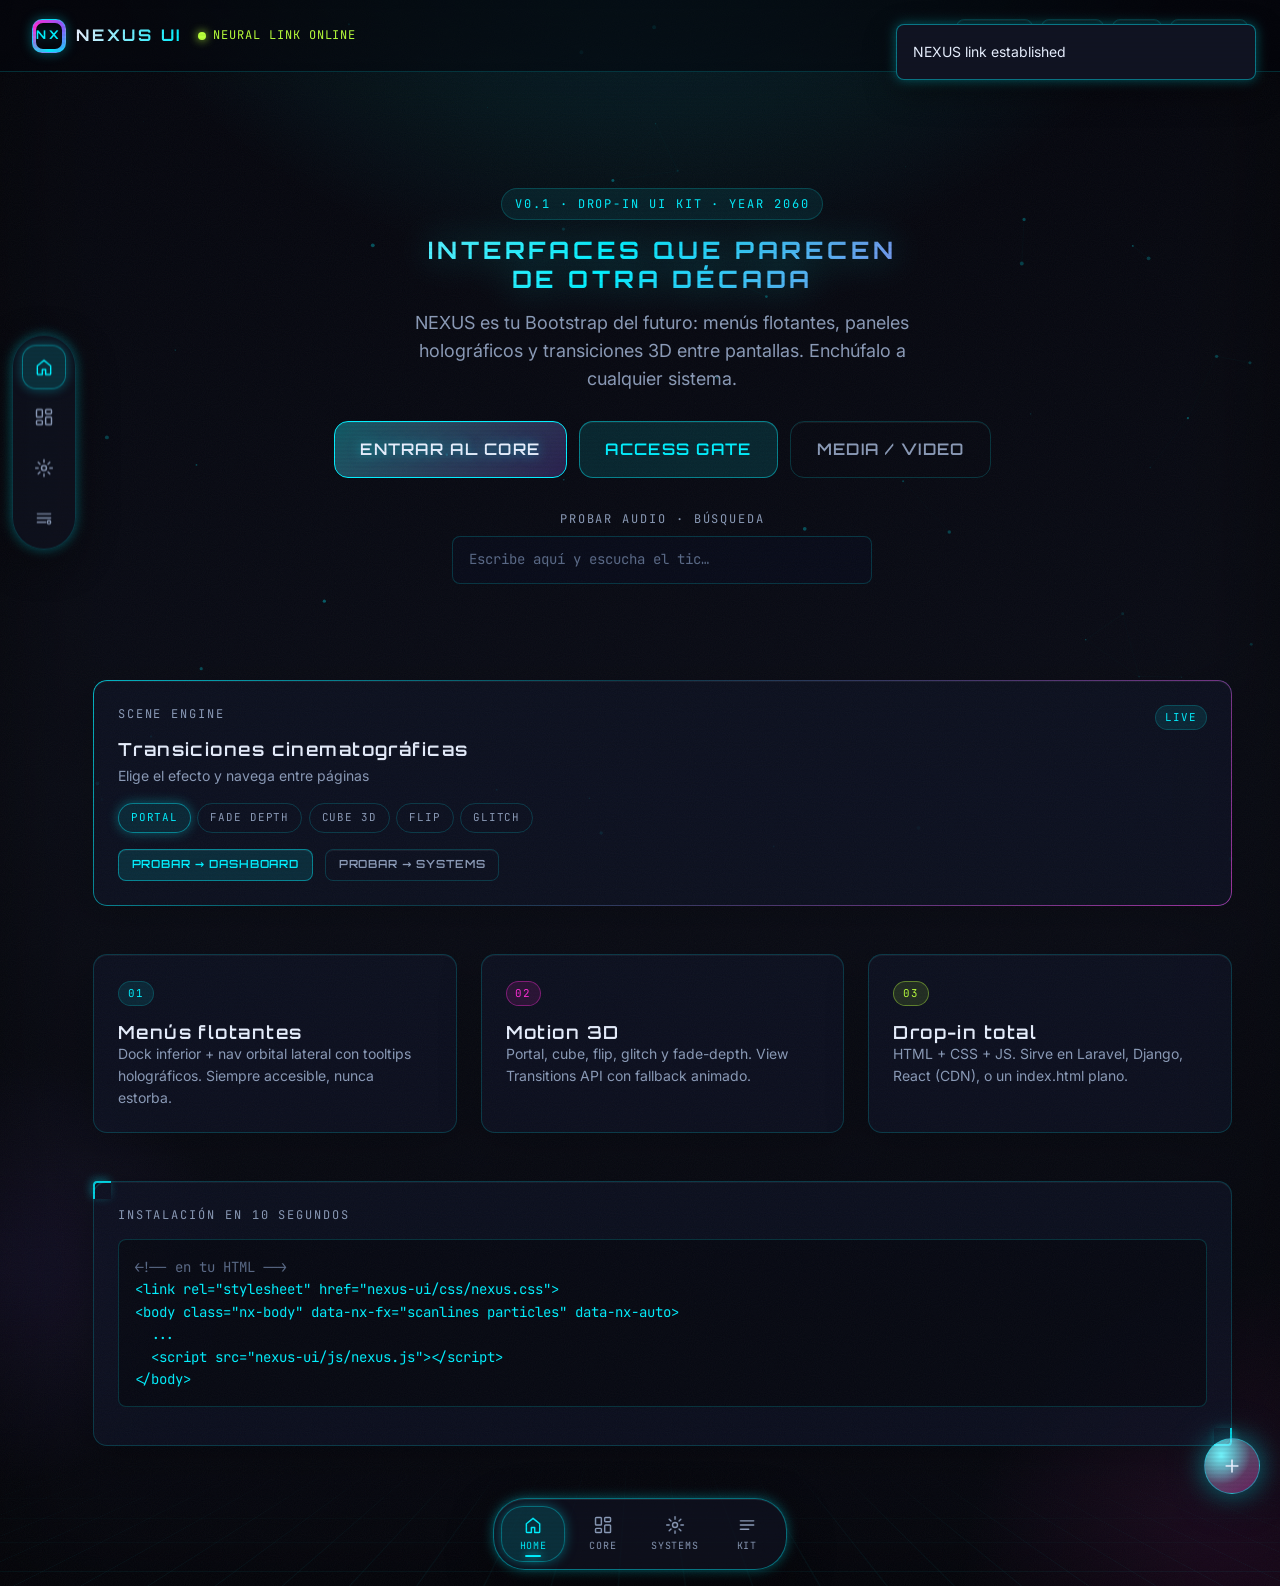
<file: index.html>
<!DOCTYPE html>
<html lang="es">
<head>
  <meta charset="UTF-8" />
  <meta name="viewport" content="width=device-width, initial-scale=1.0" />
  <title>NEXUS UI · NexusjUI</title>
  <meta http-equiv="refresh" content="0; url=demo/" />
  <link rel="canonical" href="demo/" />
  <style>
    body {
      margin: 0;
      min-height: 100vh;
      display: grid;
      place-items: center;
      font-family: system-ui, sans-serif;
      background: #05060d;
      color: #e8f0ff;
    }
    a { color: #00f0ff; }
  </style>
</head>
<body>
  <p>Redirecting to <a href="demo/">NEXUS UI demo</a>…</p>
  <script>location.replace("demo/");</script>
</body>
</html>
</file>
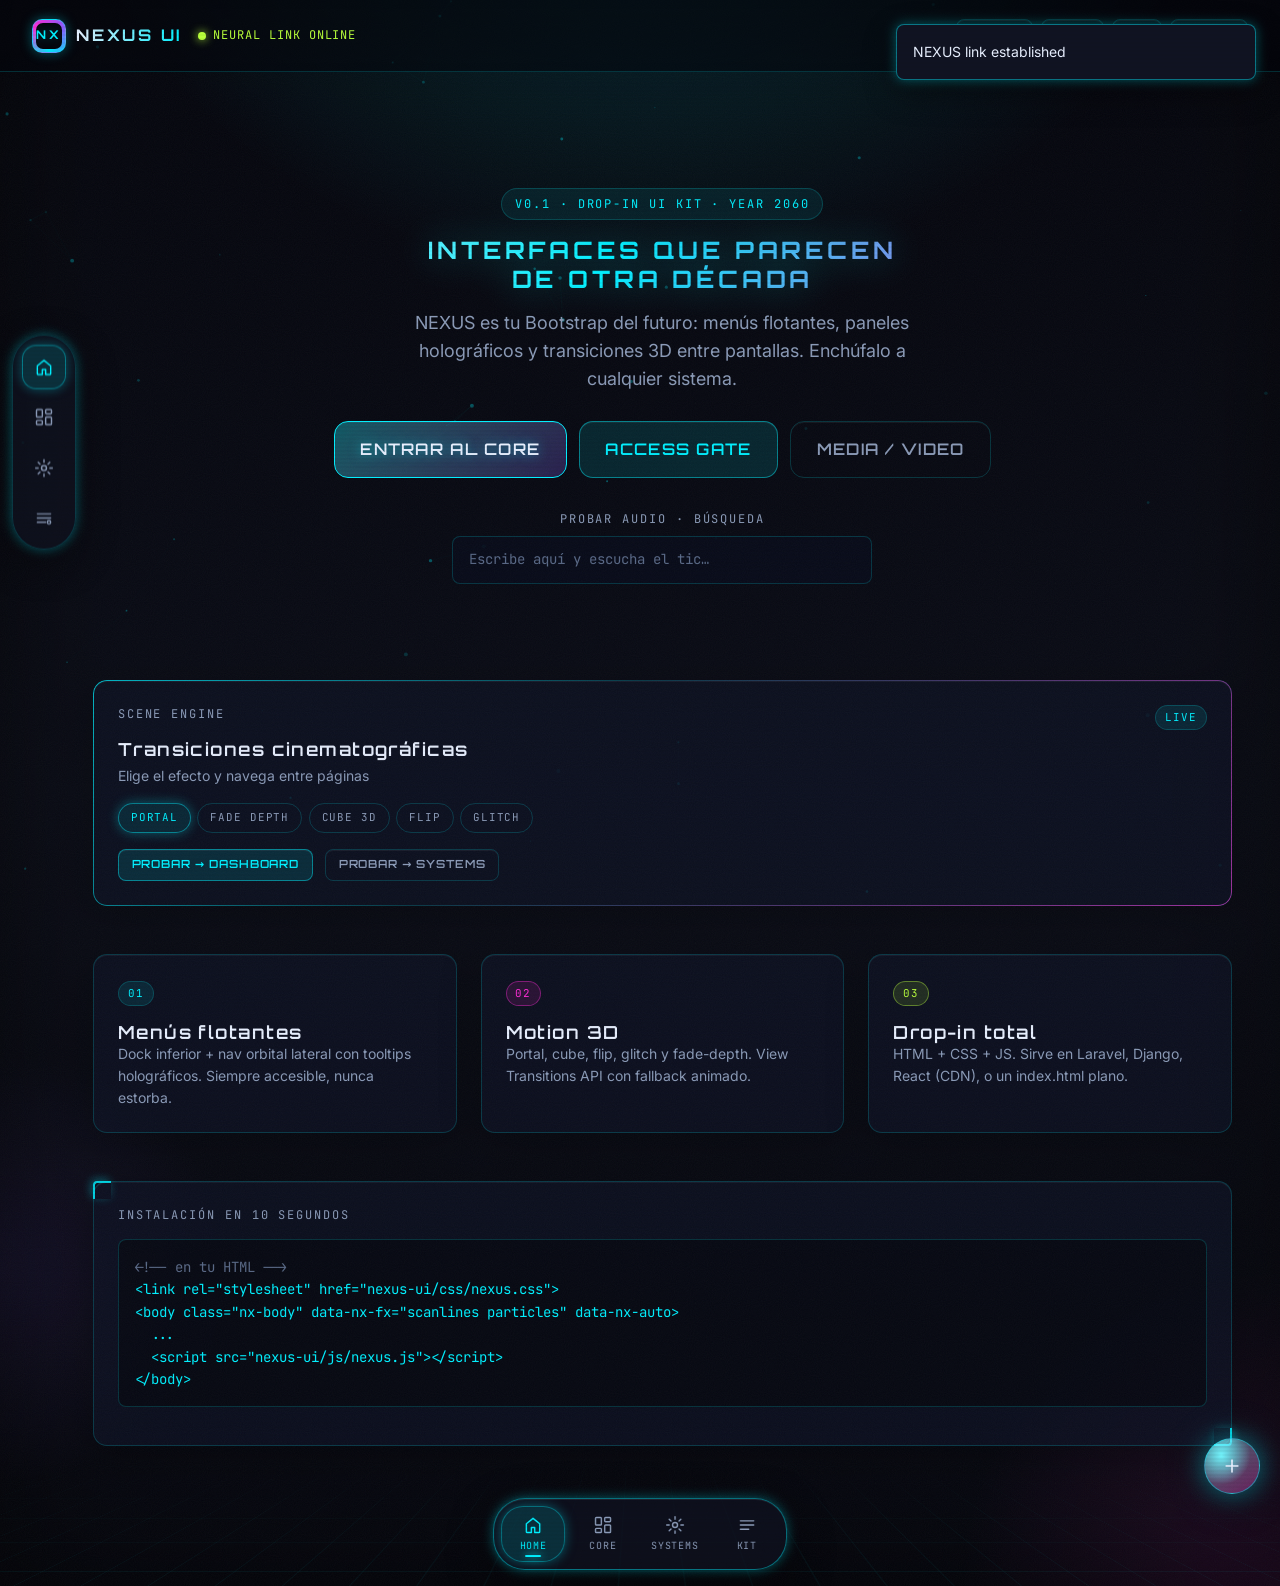
<file: demo/index.html>
<!DOCTYPE html>
<html lang="es" data-nx-auto data-nx-transition="portal">
<head>
  <meta charset="UTF-8" />
  <meta name="viewport" content="width=device-width, initial-scale=1.0" />
  <title>NEXUS UI — Sistema 2060</title>
  <meta name="description" content="Librería de UI futurista drop-in: menús flotantes, transiciones 3D, look de película." />
  <link rel="stylesheet" href="../css/nexus.css" />
</head>
<body data-nx-fx="scanlines grid noise particles vignette" data-nx-audio="on">
  <div class="nx-app nx-view">
    <header class="nx-topbar">
      <a class="nx-brand" href="index.html">
        <span class="nx-brand-mark"><span>NX</span></span>
        <span class="nx-brand-text">Nexus UI</span>
      </a>
      <span class="nx-live">Neural link online</span>
      <div class="nx-spacer"></div>
      <div class="nx-row nx-gap-2">
        <button class="nx-btn nx-btn-sm nx-btn-ghost" data-nx-set-theme="cyber">Cyber</button>
        <button class="nx-btn nx-btn-sm nx-btn-ghost" data-nx-set-theme="void">Void</button>
        <button class="nx-btn nx-btn-sm nx-btn-ghost" data-nx-set-theme="ice">Ice</button>
        <button class="nx-btn nx-btn-sm nx-btn-ghost" data-nx-set-theme="ember">Ember</button>
      </div>
    </header>

    <nav class="nx-side-nav" aria-label="Navegación lateral">
      <a href="index.html" data-tip="Inicio" class="nx-nav-link" aria-label="Inicio">
        <svg viewBox="0 0 24 24"><path d="M4 10.5 12 4l8 6.5V20a1 1 0 0 1-1 1h-5v-6H10v6H5a1 1 0 0 1-1-1v-9.5z"/></svg>
      </a>
      <a href="dashboard.html" data-tip="Dashboard" class="nx-nav-link" aria-label="Dashboard">
        <svg viewBox="0 0 24 24"><rect x="3" y="3" width="7" height="9" rx="1"/><rect x="14" y="3" width="7" height="5" rx="1"/><rect x="14" y="12" width="7" height="9" rx="1"/><rect x="3" y="16" width="7" height="5" rx="1"/></svg>
      </a>
      <a href="systems.html" data-tip="Sistemas" class="nx-nav-link" aria-label="Sistemas">
        <svg viewBox="0 0 24 24"><circle cx="12" cy="12" r="3"/><path d="M12 2v3M12 19v3M2 12h3M19 12h3M5 5l2.2 2.2M16.8 16.8 19 19M19 5l-2.2 2.2M5 19l2.2-2.2"/></svg>
      </a>
      <a href="components.html" data-tip="Componentes" class="nx-nav-link" aria-label="Componentes">
        <svg viewBox="0 0 24 24"><path d="M4 7h16M4 12h16M4 17h10"/><circle cx="18" cy="17" r="2"/></svg>
      </a>
    </nav>

    <main class="nx-main has-side-nav">
      <div class="nx-container">
        <section class="nx-hero nx-reveal">
          <div class="nx-hero-kicker">v0.1 · Drop-in UI Kit · Year 2060</div>
          <h1 class="nx-display">Interfaces que parecen<br/>de otra década</h1>
          <p class="nx-mt-4">
            NEXUS es tu Bootstrap del futuro: menús flotantes, paneles holográficos
            y transiciones 3D entre pantallas. Enchúfalo a cualquier sistema.
          </p>
          <div class="nx-row nx-gap-3" style="justify-content:center;margin-top:1.75rem">
            <a class="nx-btn nx-btn-primary nx-btn-lg" href="dashboard.html" data-nx-transition="portal">
              Entrar al core
            </a>
            <a class="nx-btn nx-btn-lg" href="login.html" data-nx-transition="glitch">
              Access Gate
            </a>
            <a class="nx-btn nx-btn-lg nx-btn-ghost" href="media.html" data-nx-transition="cube">
              Media / Video
            </a>
          </div>
          <div class="nx-field nx-mt-6" style="max-width:420px;margin-inline:auto">
            <label for="hero-search">Probar audio · búsqueda</label>
            <input class="nx-input" id="hero-search" type="search" placeholder="Escribe aquí y escucha el tic…" autocomplete="off" />
          </div>
        </section>

        <section class="nx-section-sm">
          <div class="nx-card nx-border-glow nx-reveal nx-reveal-delay-1">
            <div class="nx-card-header">
              <div>
                <p class="nx-label">Scene engine</p>
                <h2 class="nx-card-title">Transiciones cinematográficas</h2>
                <p class="nx-card-subtitle">Elige el efecto y navega entre páginas</p>
              </div>
              <span class="nx-badge">Live</span>
            </div>
            <div class="nx-transition-picker" role="group" aria-label="Tipo de transición">
              <button type="button" data-nx-set-transition="portal">Portal</button>
              <button type="button" data-nx-set-transition="fade-depth">Fade Depth</button>
              <button type="button" data-nx-set-transition="cube">Cube 3D</button>
              <button type="button" data-nx-set-transition="flip">Flip</button>
              <button type="button" data-nx-set-transition="glitch">Glitch</button>
            </div>
            <div class="nx-row nx-mt-4 nx-gap-3">
              <a class="nx-btn nx-btn-sm" href="dashboard.html">Probar → Dashboard</a>
              <a class="nx-btn nx-btn-sm nx-btn-ghost" href="systems.html">Probar → Systems</a>
            </div>
          </div>
        </section>

        <section class="nx-section-sm">
          <div class="nx-grid nx-grid-3">
            <article class="nx-card nx-card-float nx-shimmer nx-tilt nx-reveal nx-reveal-delay-2">
              <span class="nx-badge nx-mb-4">01</span>
              <h3 class="nx-card-title">Menús flotantes</h3>
              <p class="nx-card-body">Dock inferior + nav orbital lateral con tooltips holográficos. Siempre accesible, nunca estorba.</p>
            </article>
            <article class="nx-card nx-card-float nx-shimmer nx-tilt nx-reveal nx-reveal-delay-3">
              <span class="nx-badge nx-badge-magenta nx-mb-4">02</span>
              <h3 class="nx-card-title">Motion 3D</h3>
              <p class="nx-card-body">Portal, cube, flip, glitch y fade-depth. View Transitions API con fallback animado.</p>
            </article>
            <article class="nx-card nx-card-float nx-shimmer nx-tilt nx-reveal nx-reveal-delay-4">
              <span class="nx-badge nx-badge-success nx-mb-4">03</span>
              <h3 class="nx-card-title">Drop-in total</h3>
              <p class="nx-card-body">HTML + CSS + JS. Sirve en Laravel, Django, React (CDN), o un index.html plano.</p>
            </article>
          </div>
        </section>

        <section class="nx-section-sm nx-reveal nx-reveal-delay-5">
          <div class="nx-card nx-frame">
            <p class="nx-label nx-mb-2">Instalación en 10 segundos</p>
            <pre class="nx-code"><span class="nx-dim">&lt;!-- en tu HTML --&gt;</span>
&lt;link rel="stylesheet" href="nexus-ui/css/nexus.css"&gt;
&lt;body class="nx-body" data-nx-fx="scanlines particles" data-nx-auto&gt;
  ...
  &lt;script src="nexus-ui/js/nexus.js"&gt;&lt;/script&gt;
&lt;/body&gt;</pre>
          </div>
        </section>
      </div>
    </main>

    <nav class="nx-dock" aria-label="Dock principal">
      <a href="index.html" class="nx-dock-item nx-nav-link">
        <svg viewBox="0 0 24 24"><path d="M4 10.5 12 4l8 6.5V20a1 1 0 0 1-1 1h-5v-6H10v6H5a1 1 0 0 1-1-1v-9.5z"/></svg>
        Home
      </a>
      <a href="dashboard.html" class="nx-dock-item nx-nav-link">
        <svg viewBox="0 0 24 24"><rect x="3" y="3" width="7" height="9" rx="1"/><rect x="14" y="3" width="7" height="5" rx="1"/><rect x="14" y="12" width="7" height="9" rx="1"/><rect x="3" y="16" width="7" height="5" rx="1"/></svg>
        Core
      </a>
      <a href="systems.html" class="nx-dock-item nx-nav-link">
        <svg viewBox="0 0 24 24"><circle cx="12" cy="12" r="3"/><path d="M12 2v3M12 19v3M2 12h3M19 12h3M5 5l2.2 2.2M16.8 16.8 19 19M19 5l-2.2 2.2M5 19l2.2-2.2"/></svg>
        Systems
      </a>
      <a href="components.html" class="nx-dock-item nx-nav-link">
        <svg viewBox="0 0 24 24"><path d="M4 7h16M4 12h16M4 17h10"/></svg>
        Kit
      </a>
    </nav>

    <button class="nx-fab" type="button" data-nx-modal-open="nx-welcome-modal" aria-label="Acción rápida">
      <svg viewBox="0 0 24 24"><path d="M12 5v14M5 12h14"/></svg>
    </button>
  </div>

  <div class="nx-modal-backdrop" id="nx-welcome-modal" aria-hidden="true" role="dialog" aria-labelledby="nx-modal-title">
    <div class="nx-modal">
      <p class="nx-label">Protocolo de acceso</p>
      <h2 class="nx-modal-title" id="nx-modal-title">Bienvenido a NEXUS</h2>
      <p class="nx-muted">
        Esta es la primera versión de tu librería futurista. Navega entre páginas
        para sentir las transiciones 3D. Cambia tema y tipo de escena desde el panel principal.
      </p>
      <div class="nx-modal-actions">
        <button class="nx-btn nx-btn-ghost" data-nx-modal-close type="button">Cerrar</button>
        <a class="nx-btn nx-btn-primary" href="dashboard.html">Iniciar secuencia</a>
      </div>
    </div>
  </div>

  <script src="../js/nexus.js"></script>
  <script>
    // Auto-init via data-nx-auto; extra demo toast
    document.addEventListener("nx:ready", () => {
      setTimeout(() => NexusUI.toast("NEXUS link established", "success"), 600);
    });
  </script>
</body>
</html>
</file>
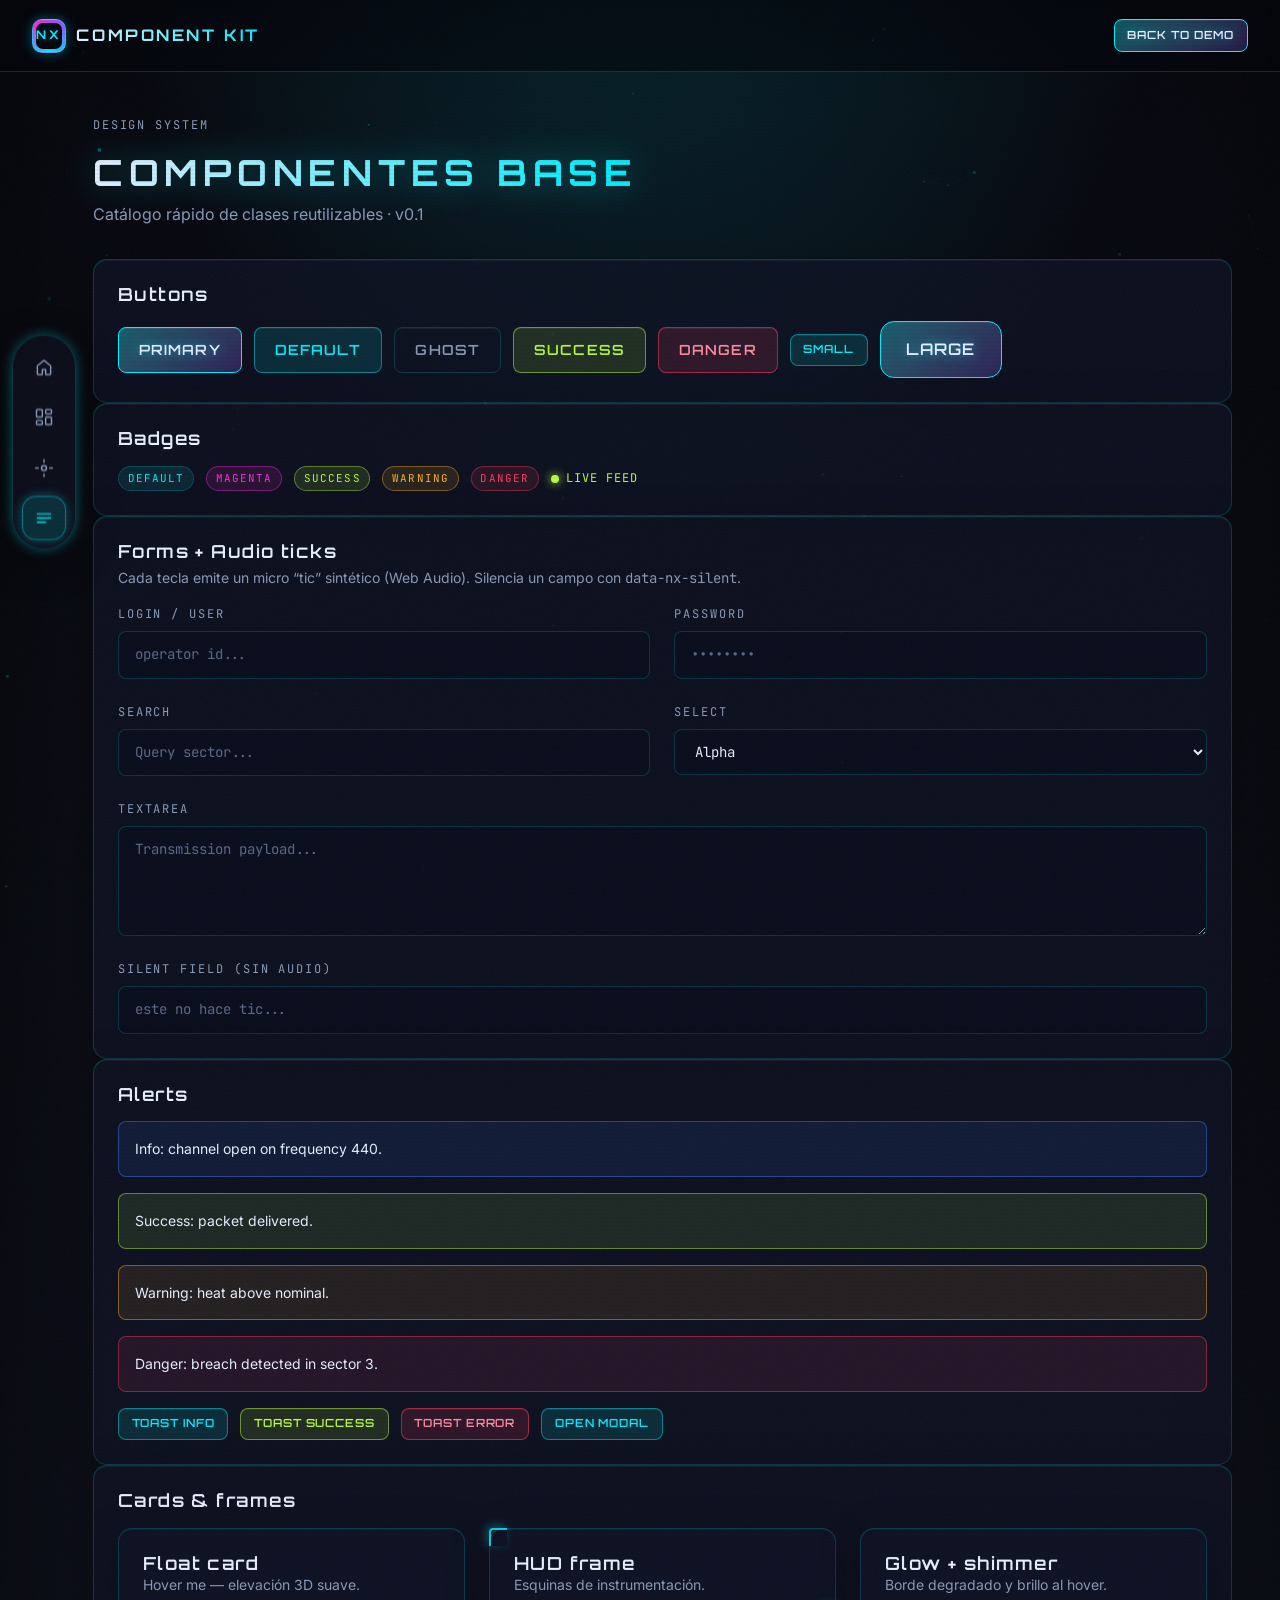
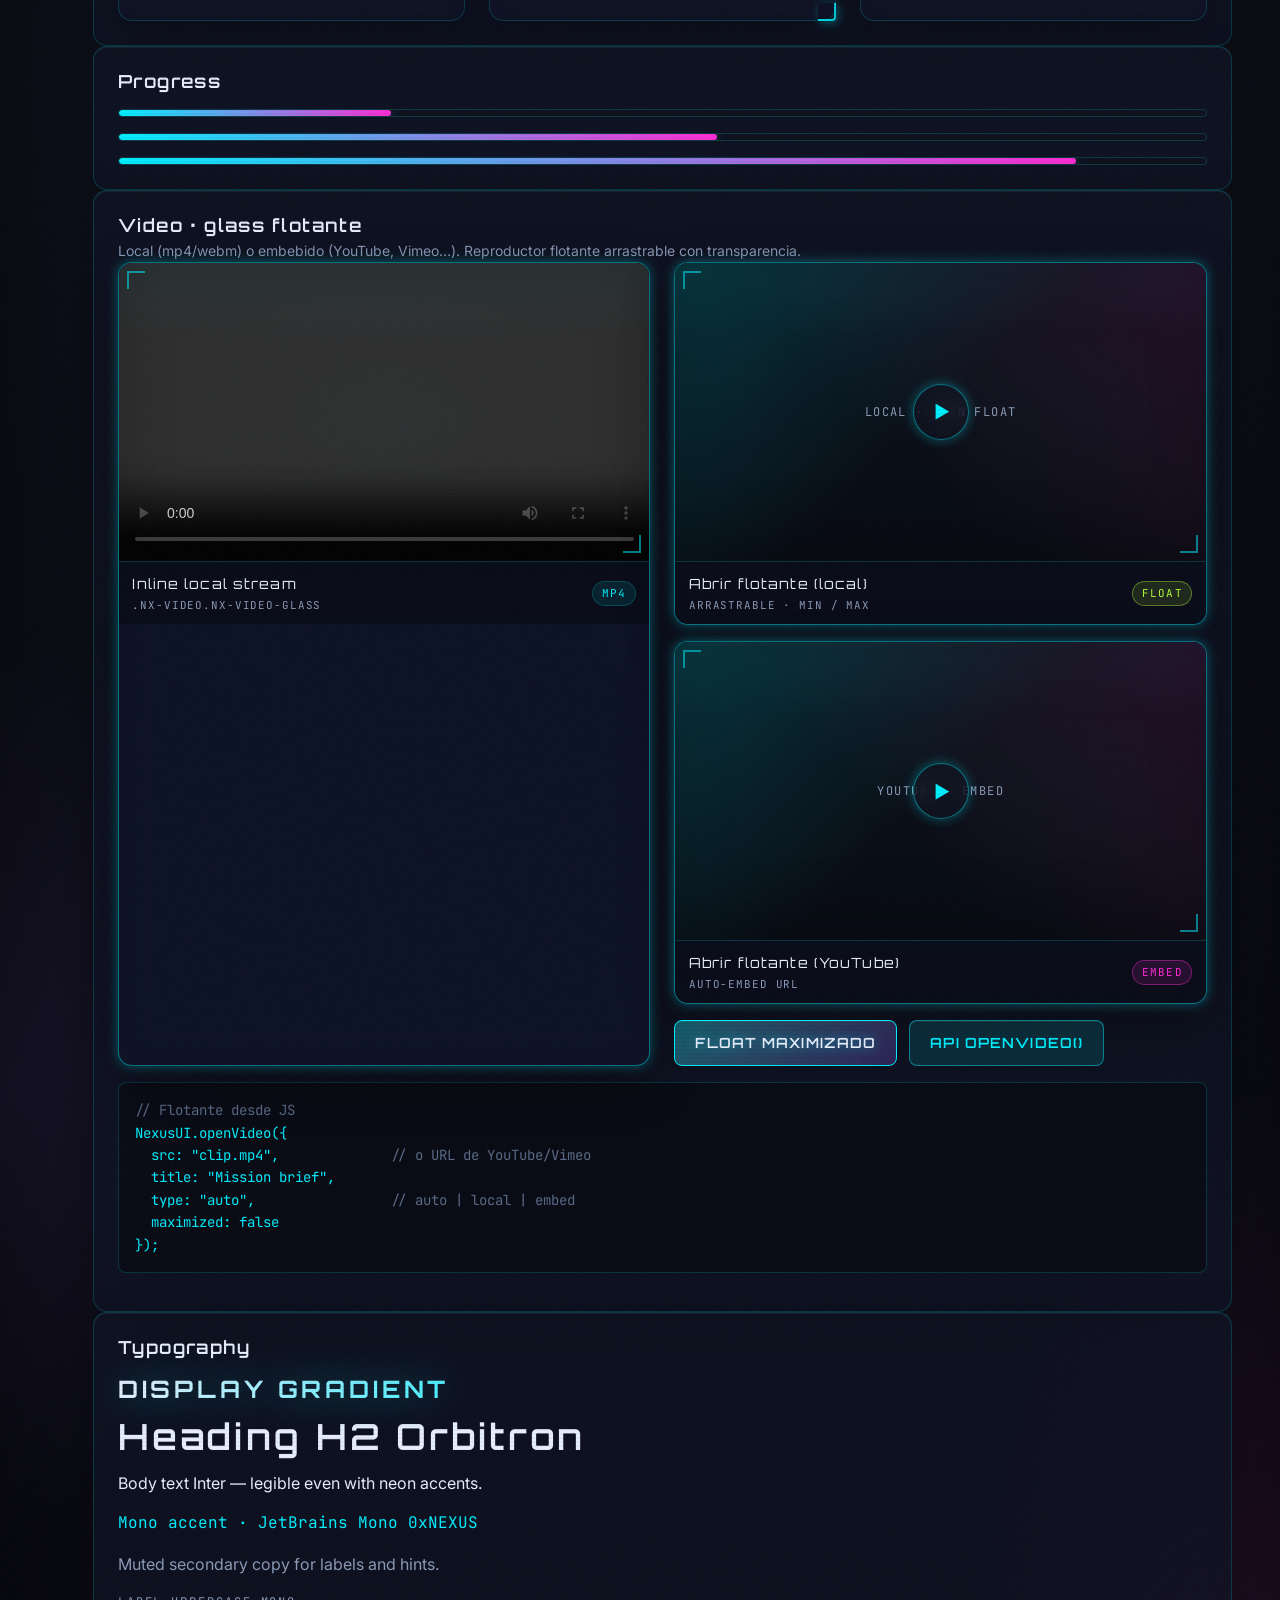
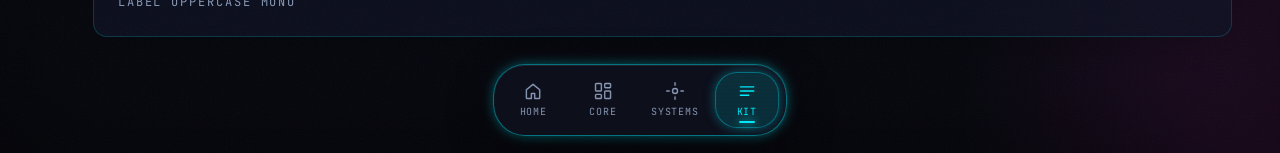
<file: demo/components.html>
<!DOCTYPE html>
<html lang="es" data-nx-auto>
<head>
  <meta charset="UTF-8" />
  <meta name="viewport" content="width=device-width, initial-scale=1.0" />
  <title>NEXUS — Component Kit</title>
  <link rel="stylesheet" href="../css/nexus.css" />
</head>
<body data-nx-fx="scanlines noise particles vignette" data-nx-audio="on">
  <div class="nx-app nx-view">
    <header class="nx-topbar">
      <a class="nx-brand" href="index.html">
        <span class="nx-brand-mark"><span>NX</span></span>
        <span class="nx-brand-text">Component Kit</span>
      </a>
      <div class="nx-spacer"></div>
      <a class="nx-btn nx-btn-sm nx-btn-primary" href="index.html">Back to demo</a>
    </header>

    <nav class="nx-side-nav" aria-label="Navegación lateral">
      <a href="index.html" data-tip="Inicio" class="nx-nav-link"><svg viewBox="0 0 24 24"><path d="M4 10.5 12 4l8 6.5V20a1 1 0 0 1-1 1h-5v-6H10v6H5a1 1 0 0 1-1-1v-9.5z"/></svg></a>
      <a href="dashboard.html" data-tip="Dashboard" class="nx-nav-link"><svg viewBox="0 0 24 24"><rect x="3" y="3" width="7" height="9" rx="1"/><rect x="14" y="3" width="7" height="5" rx="1"/><rect x="14" y="12" width="7" height="9" rx="1"/><rect x="3" y="16" width="7" height="5" rx="1"/></svg></a>
      <a href="systems.html" data-tip="Sistemas" class="nx-nav-link"><svg viewBox="0 0 24 24"><circle cx="12" cy="12" r="3"/><path d="M12 2v3M12 19v3M2 12h3M19 12h3"/></svg></a>
      <a href="components.html" data-tip="Componentes" class="nx-nav-link"><svg viewBox="0 0 24 24"><path d="M4 7h16M4 12h16M4 17h10"/></svg></a>
    </nav>

    <main class="nx-main has-side-nav">
      <div class="nx-container">
        <div class="nx-reveal nx-mb-6">
          <p class="nx-label">Design system</p>
          <h1 class="nx-h2 nx-display" style="margin:0">Componentes base</h1>
          <p class="nx-muted nx-mt-2">Catálogo rápido de clases reutilizables · v0.1</p>
        </div>

        <section class="nx-card nx-mb-5 nx-reveal">
          <h2 class="nx-card-title">Buttons</h2>
          <div class="nx-row nx-mt-4">
            <button class="nx-btn nx-btn-primary" type="button">Primary</button>
            <button class="nx-btn" type="button">Default</button>
            <button class="nx-btn nx-btn-ghost" type="button">Ghost</button>
            <button class="nx-btn nx-btn-success" type="button">Success</button>
            <button class="nx-btn nx-btn-danger" type="button">Danger</button>
            <button class="nx-btn nx-btn-sm" type="button">Small</button>
            <button class="nx-btn nx-btn-lg nx-btn-primary" type="button">Large</button>
          </div>
        </section>

        <section class="nx-card nx-mb-5 nx-reveal nx-reveal-delay-1">
          <h2 class="nx-card-title">Badges</h2>
          <div class="nx-row nx-mt-4">
            <span class="nx-badge">Default</span>
            <span class="nx-badge nx-badge-magenta">Magenta</span>
            <span class="nx-badge nx-badge-success">Success</span>
            <span class="nx-badge nx-badge-warning">Warning</span>
            <span class="nx-badge nx-badge-danger">Danger</span>
            <span class="nx-live">Live feed</span>
          </div>
        </section>

        <section class="nx-card nx-mb-5 nx-reveal nx-reveal-delay-2">
          <h2 class="nx-card-title">Forms + Audio ticks</h2>
          <p class="nx-card-subtitle nx-mb-4">Cada tecla emite un micro “tic” sintético (Web Audio). Silencia un campo con <span class="nx-mono">data-nx-silent</span>.</p>
          <div class="nx-grid nx-grid-2 nx-mt-4">
            <div class="nx-field">
              <label>Login / user</label>
              <input class="nx-input" type="text" name="user" placeholder="operator id..." autocomplete="username" />
            </div>
            <div class="nx-field">
              <label>Password</label>
              <input class="nx-input" type="password" name="pass" placeholder="••••••••" autocomplete="current-password" />
            </div>
            <div class="nx-field">
              <label>Search</label>
              <input class="nx-input" type="search" placeholder="Query sector..." />
            </div>
            <div class="nx-field">
              <label>Select</label>
              <select class="nx-select">
                <option>Alpha</option>
                <option>Beta</option>
                <option>Gamma</option>
              </select>
            </div>
            <div class="nx-field" style="grid-column:1/-1">
              <label>Textarea</label>
              <textarea class="nx-textarea" placeholder="Transmission payload..."></textarea>
            </div>
            <div class="nx-field" style="grid-column:1/-1">
              <label>Silent field (sin audio)</label>
              <input class="nx-input" data-nx-silent placeholder="este no hace tic..." />
            </div>
          </div>
        </section>

        <section class="nx-card nx-mb-5 nx-reveal nx-reveal-delay-3">
          <h2 class="nx-card-title">Alerts</h2>
          <div class="nx-stack nx-mt-4">
            <div class="nx-alert nx-alert-info">Info: channel open on frequency 440.</div>
            <div class="nx-alert nx-alert-success">Success: packet delivered.</div>
            <div class="nx-alert nx-alert-warning">Warning: heat above nominal.</div>
            <div class="nx-alert nx-alert-danger">Danger: breach detected in sector 3.</div>
          </div>
          <div class="nx-row nx-mt-4">
            <button class="nx-btn nx-btn-sm" type="button" onclick="NexusUI.toast('Toast info','info')">Toast info</button>
            <button class="nx-btn nx-btn-sm nx-btn-success" type="button" onclick="NexusUI.toast('Toast success','success')">Toast success</button>
            <button class="nx-btn nx-btn-sm nx-btn-danger" type="button" onclick="NexusUI.toast('Toast error','error')">Toast error</button>
            <button class="nx-btn nx-btn-sm" type="button" data-nx-modal-open="kit-modal">Open modal</button>
          </div>
        </section>

        <section class="nx-card nx-mb-5 nx-reveal nx-reveal-delay-4">
          <h2 class="nx-card-title">Cards & frames</h2>
          <div class="nx-grid nx-grid-3 nx-mt-4">
            <div class="nx-card nx-card-float">
              <h3 class="nx-card-title">Float card</h3>
              <p class="nx-card-body">Hover me — elevación 3D suave.</p>
            </div>
            <div class="nx-card nx-frame">
              <h3 class="nx-card-title">HUD frame</h3>
              <p class="nx-card-body">Esquinas de instrumentación.</p>
            </div>
            <div class="nx-card nx-border-glow nx-shimmer">
              <h3 class="nx-card-title">Glow + shimmer</h3>
              <p class="nx-card-body">Borde degradado y brillo al hover.</p>
            </div>
          </div>
        </section>

        <section class="nx-card nx-mb-5 nx-reveal">
          <h2 class="nx-card-title">Progress</h2>
          <div class="nx-stack nx-mt-4">
            <div class="nx-progress" style="--nx-value:25%"><span></span></div>
            <div class="nx-progress" style="--nx-value:55%"><span></span></div>
            <div class="nx-progress" style="--nx-value:88%"><span></span></div>
          </div>
        </section>

        <section class="nx-card nx-mb-5 nx-reveal">
          <h2 class="nx-card-title">Video · glass flotante</h2>
          <p class="nx-card-subtitle nx-mb-4">
            Local (mp4/webm) o embebido (YouTube, Vimeo…). Reproductor flotante arrastrable con transparencia.
          </p>

          <div class="nx-grid nx-grid-2">
            <!-- Inline glass player (local sample) -->
            <div class="nx-video nx-video-glass">
              <div class="nx-video-frame">
                <video
                  controls
                  playsinline
                  preload="metadata"
                  poster=""
                  src="https://interactive-examples.mdn.mozilla.net/media/cc0-videos/flower.mp4"
                ></video>
                <div class="nx-video-hud" aria-hidden="true"></div>
              </div>
              <div class="nx-video-meta">
                <div>
                  <p class="nx-video-title">Inline local stream</p>
                  <p class="nx-video-sub">.nx-video.nx-video-glass</p>
                </div>
                <span class="nx-badge">MP4</span>
              </div>
            </div>

            <!-- Launcher cards → floating player -->
            <div class="nx-stack">
              <button
                type="button"
                class="nx-video nx-video-glass nx-video-card"
                data-nx-video
                data-nx-src="https://interactive-examples.mdn.mozilla.net/media/cc0-videos/flower.mp4"
                data-nx-title="Local feed · flower"
                data-nx-type="local"
                style="text-align:left;width:100%;padding:0;cursor:pointer;font:inherit;color:inherit"
              >
                <div class="nx-video-frame">
                  <div class="nx-video-poster"><span class="nx-mono">Local · open float</span></div>
                  <div class="nx-video-play"><span>▶</span></div>
                  <div class="nx-video-hud" aria-hidden="true"></div>
                </div>
                <div class="nx-video-meta">
                  <div>
                    <p class="nx-video-title">Abrir flotante (local)</p>
                    <p class="nx-video-sub">arrastrable · min / max</p>
                  </div>
                  <span class="nx-badge nx-badge-success">Float</span>
                </div>
              </button>

              <button
                type="button"
                class="nx-video nx-video-glass nx-video-card"
                data-nx-video
                data-nx-src="https://www.youtube.com/watch?v=dQw4w9WgXcQ"
                data-nx-title="Embedded uplink"
                data-nx-type="embed"
                style="text-align:left;width:100%;padding:0;cursor:pointer;font:inherit;color:inherit"
              >
                <div class="nx-video-frame">
                  <div class="nx-video-poster"><span class="nx-mono">YouTube · embed</span></div>
                  <div class="nx-video-play"><span>▶</span></div>
                  <div class="nx-video-hud" aria-hidden="true"></div>
                </div>
                <div class="nx-video-meta">
                  <div>
                    <p class="nx-video-title">Abrir flotante (YouTube)</p>
                    <p class="nx-video-sub">auto-embed URL</p>
                  </div>
                  <span class="nx-badge nx-badge-magenta">Embed</span>
                </div>
              </button>

              <div class="nx-row">
                <button
                  type="button"
                  class="nx-btn nx-btn-primary"
                  data-nx-video
                  data-nx-src="https://www.youtube.com/watch?v=M7lc1UVf-VE"
                  data-nx-title="YouTube API demo"
                  data-nx-maximized
                >
                  Float maximizado
                </button>
                <button
                  type="button"
                  class="nx-btn"
                  onclick="NexusUI.openVideo({ src: 'https://interactive-examples.mdn.mozilla.net/media/cc0-videos/flower.webm', title: 'WebM local', type: 'local' })"
                >
                  API openVideo()
                </button>
              </div>
            </div>
          </div>

          <pre class="nx-code nx-mt-4" style="white-space:pre-wrap"><span class="nx-dim">// Flotante desde JS</span>
NexusUI.openVideo({
  src: "clip.mp4",              <span class="nx-dim">// o URL de YouTube/Vimeo</span>
  title: "Mission brief",
  type: "auto",                 <span class="nx-dim">// auto | local | embed</span>
  maximized: false
});</pre>
        </section>

        <section class="nx-card nx-reveal">
          <h2 class="nx-card-title">Typography</h2>
          <h1 class="nx-display nx-mt-4">Display gradient</h1>
          <h2 class="nx-h2">Heading H2 Orbitron</h2>
          <p>Body text Inter — legible even with neon accents.</p>
          <p class="nx-mono nx-accent">Mono accent · JetBrains Mono 0xNEXUS</p>
          <p class="nx-muted">Muted secondary copy for labels and hints.</p>
          <p class="nx-label">Label uppercase mono</p>
        </section>
      </div>
    </main>

    <nav class="nx-dock" aria-label="Dock principal">
      <a href="index.html" class="nx-dock-item nx-nav-link">
        <svg viewBox="0 0 24 24"><path d="M4 10.5 12 4l8 6.5V20a1 1 0 0 1-1 1h-5v-6H10v6H5a1 1 0 0 1-1-1v-9.5z"/></svg>
        Home
      </a>
      <a href="dashboard.html" class="nx-dock-item nx-nav-link">
        <svg viewBox="0 0 24 24"><rect x="3" y="3" width="7" height="9" rx="1"/><rect x="14" y="3" width="7" height="5" rx="1"/><rect x="14" y="12" width="7" height="9" rx="1"/><rect x="3" y="16" width="7" height="5" rx="1"/></svg>
        Core
      </a>
      <a href="systems.html" class="nx-dock-item nx-nav-link">
        <svg viewBox="0 0 24 24"><circle cx="12" cy="12" r="3"/><path d="M12 2v3M12 19v3M2 12h3M19 12h3"/></svg>
        Systems
      </a>
      <a href="components.html" class="nx-dock-item nx-nav-link">
        <svg viewBox="0 0 24 24"><path d="M4 7h16M4 12h16M4 17h10"/></svg>
        Kit
      </a>
    </nav>
  </div>

  <div class="nx-modal-backdrop" id="kit-modal" aria-hidden="true" role="dialog">
    <div class="nx-modal">
      <h2 class="nx-modal-title">Modal holográfico</h2>
      <p class="nx-muted">Se materializa con perspectiva 3D. Esc o click fuera para cerrar.</p>
      <div class="nx-modal-actions">
        <button class="nx-btn nx-btn-ghost" data-nx-modal-close type="button">Close</button>
        <button class="nx-btn nx-btn-primary" data-nx-modal-close type="button">Confirm</button>
      </div>
    </div>
  </div>

  <script src="../js/nexus.js"></script>
</body>
</html>
</file>
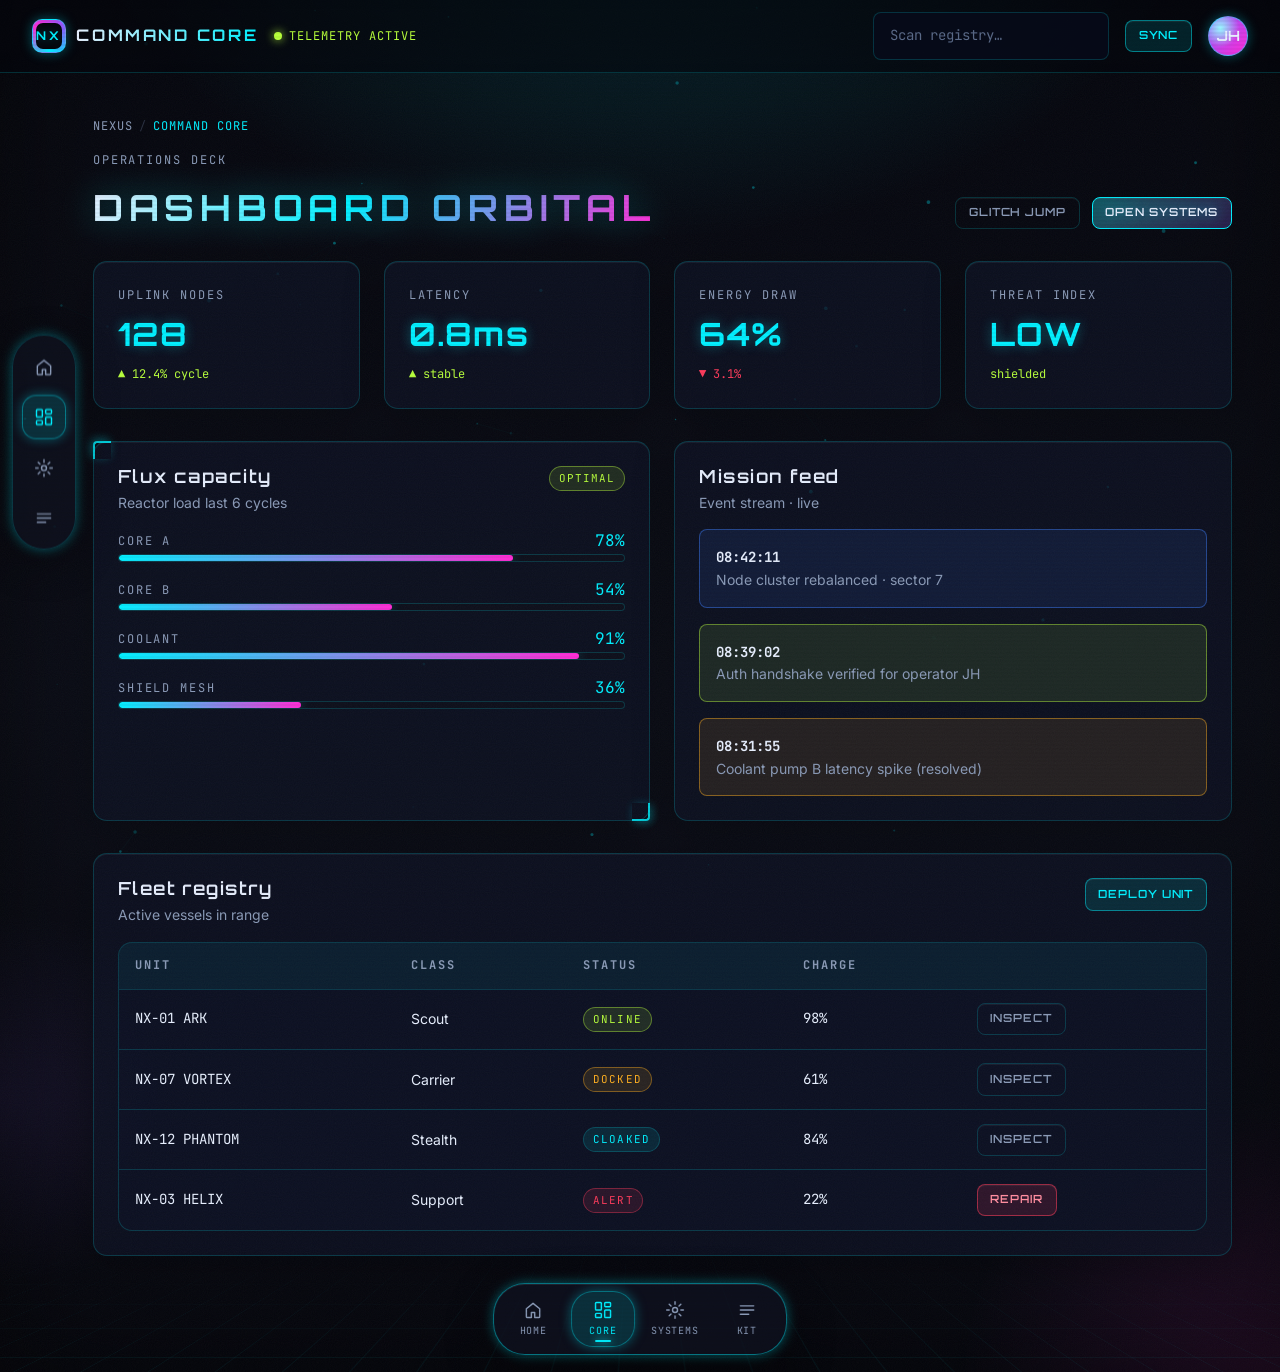
<file: demo/dashboard.html>
<!DOCTYPE html>
<html lang="es" data-nx-auto>
<head>
  <meta charset="UTF-8" />
  <meta name="viewport" content="width=device-width, initial-scale=1.0" />
  <title>NEXUS — Command Core</title>
  <link rel="stylesheet" href="../css/nexus.css" />
</head>
<body data-nx-fx="scanlines grid noise particles vignette" data-nx-audio="on">
  <div class="nx-app nx-view">
    <header class="nx-topbar">
      <a class="nx-brand" href="index.html">
        <span class="nx-brand-mark"><span>NX</span></span>
        <span class="nx-brand-text">Command Core</span>
      </a>
      <span class="nx-live">Telemetry active</span>
      <div class="nx-spacer"></div>
      <div class="nx-field" style="margin:0;min-width:min(220px,40vw)">
        <label class="nx-label" for="nx-search" style="position:absolute;width:1px;height:1px;overflow:hidden;clip:rect(0,0,0,0)">Search</label>
        <input class="nx-input" id="nx-search" type="search" placeholder="Scan registry…" autocomplete="off" />
      </div>
      <button class="nx-btn nx-btn-sm" type="button" onclick="NexusUI.toast('Sync complete','success')">Sync</button>
      <div class="nx-avatar" title="Operator">JH</div>
    </header>

    <nav class="nx-side-nav" aria-label="Navegación lateral">
      <a href="index.html" data-tip="Inicio" class="nx-nav-link" aria-label="Inicio">
        <svg viewBox="0 0 24 24"><path d="M4 10.5 12 4l8 6.5V20a1 1 0 0 1-1 1h-5v-6H10v6H5a1 1 0 0 1-1-1v-9.5z"/></svg>
      </a>
      <a href="dashboard.html" data-tip="Dashboard" class="nx-nav-link" aria-label="Dashboard">
        <svg viewBox="0 0 24 24"><rect x="3" y="3" width="7" height="9" rx="1"/><rect x="14" y="3" width="7" height="5" rx="1"/><rect x="14" y="12" width="7" height="9" rx="1"/><rect x="3" y="16" width="7" height="5" rx="1"/></svg>
      </a>
      <a href="systems.html" data-tip="Sistemas" class="nx-nav-link" aria-label="Sistemas">
        <svg viewBox="0 0 24 24"><circle cx="12" cy="12" r="3"/><path d="M12 2v3M12 19v3M2 12h3M19 12h3M5 5l2.2 2.2M16.8 16.8 19 19M19 5l-2.2 2.2M5 19l2.2-2.2"/></svg>
      </a>
      <a href="components.html" data-tip="Componentes" class="nx-nav-link" aria-label="Componentes">
        <svg viewBox="0 0 24 24"><path d="M4 7h16M4 12h16M4 17h10"/></svg>
      </a>
    </nav>

    <main class="nx-main has-side-nav">
      <div class="nx-container-wide">
        <nav class="nx-breadcrumb nx-reveal">
          <a href="index.html">Nexus</a>
          <span class="nx-sep">/</span>
          <span aria-current="page">Command Core</span>
        </nav>

        <div class="nx-row nx-mb-6 nx-reveal" style="justify-content:space-between;align-items:flex-end">
          <div>
            <p class="nx-label">Operations deck</p>
            <h1 class="nx-h2 nx-display" style="margin:0">Dashboard orbital</h1>
          </div>
          <div class="nx-row">
            <button class="nx-btn nx-btn-sm nx-btn-ghost" data-nx-set-transition="glitch">Glitch jump</button>
            <a class="nx-btn nx-btn-sm nx-btn-primary" href="systems.html">Open systems</a>
          </div>
        </div>

        <div class="nx-grid nx-grid-4 nx-mb-6">
          <div class="nx-card nx-stat nx-reveal nx-reveal-delay-1">
            <span class="nx-stat-label">Uplink nodes</span>
            <span class="nx-stat-value">128</span>
            <span class="nx-stat-delta">▲ 12.4% cycle</span>
          </div>
          <div class="nx-card nx-stat nx-reveal nx-reveal-delay-2">
            <span class="nx-stat-label">Latency</span>
            <span class="nx-stat-value">0.8ms</span>
            <span class="nx-stat-delta">▲ stable</span>
          </div>
          <div class="nx-card nx-stat nx-reveal nx-reveal-delay-3">
            <span class="nx-stat-label">Energy draw</span>
            <span class="nx-stat-value">64%</span>
            <span class="nx-stat-delta is-down">▼ 3.1%</span>
          </div>
          <div class="nx-card nx-stat nx-reveal nx-reveal-delay-4">
            <span class="nx-stat-label">Threat index</span>
            <span class="nx-stat-value">LOW</span>
            <span class="nx-stat-delta">shielded</span>
          </div>
        </div>

        <div class="nx-grid nx-grid-2">
          <section class="nx-card nx-frame nx-reveal nx-reveal-delay-2">
            <div class="nx-card-header">
              <div>
                <h2 class="nx-card-title">Flux capacity</h2>
                <p class="nx-card-subtitle">Reactor load last 6 cycles</p>
              </div>
              <span class="nx-badge nx-badge-success">Optimal</span>
            </div>
            <div class="nx-stack">
              <div>
                <div class="nx-row" style="justify-content:space-between">
                  <span class="nx-label">Core A</span>
                  <span class="nx-mono nx-accent">78%</span>
                </div>
                <div class="nx-progress" style="--nx-value:78%"><span></span></div>
              </div>
              <div>
                <div class="nx-row" style="justify-content:space-between">
                  <span class="nx-label">Core B</span>
                  <span class="nx-mono nx-accent">54%</span>
                </div>
                <div class="nx-progress" style="--nx-value:54%"><span></span></div>
              </div>
              <div>
                <div class="nx-row" style="justify-content:space-between">
                  <span class="nx-label">Coolant</span>
                  <span class="nx-mono nx-accent">91%</span>
                </div>
                <div class="nx-progress" style="--nx-value:91%"><span></span></div>
              </div>
              <div>
                <div class="nx-row" style="justify-content:space-between">
                  <span class="nx-label">Shield mesh</span>
                  <span class="nx-mono nx-accent">36%</span>
                </div>
                <div class="nx-progress" style="--nx-value:36%"><span></span></div>
              </div>
            </div>
          </section>

          <section class="nx-card nx-reveal nx-reveal-delay-3">
            <div class="nx-card-header">
              <div>
                <h2 class="nx-card-title">Mission feed</h2>
                <p class="nx-card-subtitle">Event stream · live</p>
              </div>
            </div>
            <div class="nx-stack">
              <div class="nx-alert nx-alert-info">
                <div>
                  <strong class="nx-mono">08:42:11</strong>
                  <div class="nx-muted">Node cluster rebalanced · sector 7</div>
                </div>
              </div>
              <div class="nx-alert nx-alert-success">
                <div>
                  <strong class="nx-mono">08:39:02</strong>
                  <div class="nx-muted">Auth handshake verified for operator JH</div>
                </div>
              </div>
              <div class="nx-alert nx-alert-warning">
                <div>
                  <strong class="nx-mono">08:31:55</strong>
                  <div class="nx-muted">Coolant pump B latency spike (resolved)</div>
                </div>
              </div>
            </div>
          </section>
        </div>

        <section class="nx-card nx-mt-6 nx-reveal nx-reveal-delay-4">
          <div class="nx-card-header">
            <div>
              <h2 class="nx-card-title">Fleet registry</h2>
              <p class="nx-card-subtitle">Active vessels in range</p>
            </div>
            <button class="nx-btn nx-btn-sm" type="button" data-nx-modal-open="nx-deploy-modal">Deploy unit</button>
          </div>
          <div class="nx-table-wrap">
            <table class="nx-table">
              <thead>
                <tr>
                  <th>Unit</th>
                  <th>Class</th>
                  <th>Status</th>
                  <th>Charge</th>
                  <th></th>
                </tr>
              </thead>
              <tbody>
                <tr>
                  <td class="nx-mono">NX-01 ARK</td>
                  <td>Scout</td>
                  <td><span class="nx-badge nx-badge-success">Online</span></td>
                  <td class="nx-mono">98%</td>
                  <td><a class="nx-btn nx-btn-sm nx-btn-ghost" href="systems.html">Inspect</a></td>
                </tr>
                <tr>
                  <td class="nx-mono">NX-07 VORTEX</td>
                  <td>Carrier</td>
                  <td><span class="nx-badge nx-badge-warning">Docked</span></td>
                  <td class="nx-mono">61%</td>
                  <td><a class="nx-btn nx-btn-sm nx-btn-ghost" href="systems.html">Inspect</a></td>
                </tr>
                <tr>
                  <td class="nx-mono">NX-12 PHANTOM</td>
                  <td>Stealth</td>
                  <td><span class="nx-badge">Cloaked</span></td>
                  <td class="nx-mono">84%</td>
                  <td><a class="nx-btn nx-btn-sm nx-btn-ghost" href="systems.html">Inspect</a></td>
                </tr>
                <tr>
                  <td class="nx-mono">NX-03 HELIX</td>
                  <td>Support</td>
                  <td><span class="nx-badge nx-badge-danger">Alert</span></td>
                  <td class="nx-mono">22%</td>
                  <td><a class="nx-btn nx-btn-sm nx-btn-danger" href="systems.html">Repair</a></td>
                </tr>
              </tbody>
            </table>
          </div>
        </section>
      </div>
    </main>

    <nav class="nx-dock" aria-label="Dock principal">
      <a href="index.html" class="nx-dock-item nx-nav-link">
        <svg viewBox="0 0 24 24"><path d="M4 10.5 12 4l8 6.5V20a1 1 0 0 1-1 1h-5v-6H10v6H5a1 1 0 0 1-1-1v-9.5z"/></svg>
        Home
      </a>
      <a href="dashboard.html" class="nx-dock-item nx-nav-link">
        <svg viewBox="0 0 24 24"><rect x="3" y="3" width="7" height="9" rx="1"/><rect x="14" y="3" width="7" height="5" rx="1"/><rect x="14" y="12" width="7" height="9" rx="1"/><rect x="3" y="16" width="7" height="5" rx="1"/></svg>
        Core
      </a>
      <a href="systems.html" class="nx-dock-item nx-nav-link">
        <svg viewBox="0 0 24 24"><circle cx="12" cy="12" r="3"/><path d="M12 2v3M12 19v3M2 12h3M19 12h3M5 5l2.2 2.2M16.8 16.8 19 19M19 5l-2.2 2.2M5 19l2.2-2.2"/></svg>
        Systems
      </a>
      <a href="components.html" class="nx-dock-item nx-nav-link">
        <svg viewBox="0 0 24 24"><path d="M4 7h16M4 12h16M4 17h10"/></svg>
        Kit
      </a>
    </nav>
  </div>

  <div class="nx-modal-backdrop" id="nx-deploy-modal" aria-hidden="true" role="dialog">
    <div class="nx-modal">
      <p class="nx-label">Deploy sequence</p>
      <h2 class="nx-modal-title">Lanzar unidad</h2>
      <div class="nx-stack">
        <div class="nx-field">
          <label for="unit-id">Unit ID</label>
          <input class="nx-input" id="unit-id" placeholder="NX-XX CODENAME" />
        </div>
        <div class="nx-field">
          <label for="sector">Sector</label>
          <select class="nx-select" id="sector">
            <option>Alpha-7</option>
            <option>Orion Belt</option>
            <option>Void Rim</option>
          </select>
        </div>
      </div>
      <div class="nx-modal-actions">
        <button class="nx-btn nx-btn-ghost" data-nx-modal-close type="button">Abort</button>
        <button class="nx-btn nx-btn-primary" type="button" data-nx-modal-close onclick="NexusUI.toast('Unit deployed','success')">Confirm</button>
      </div>
    </div>
  </div>

  <script src="../js/nexus.js"></script>
</body>
</html>
</file>
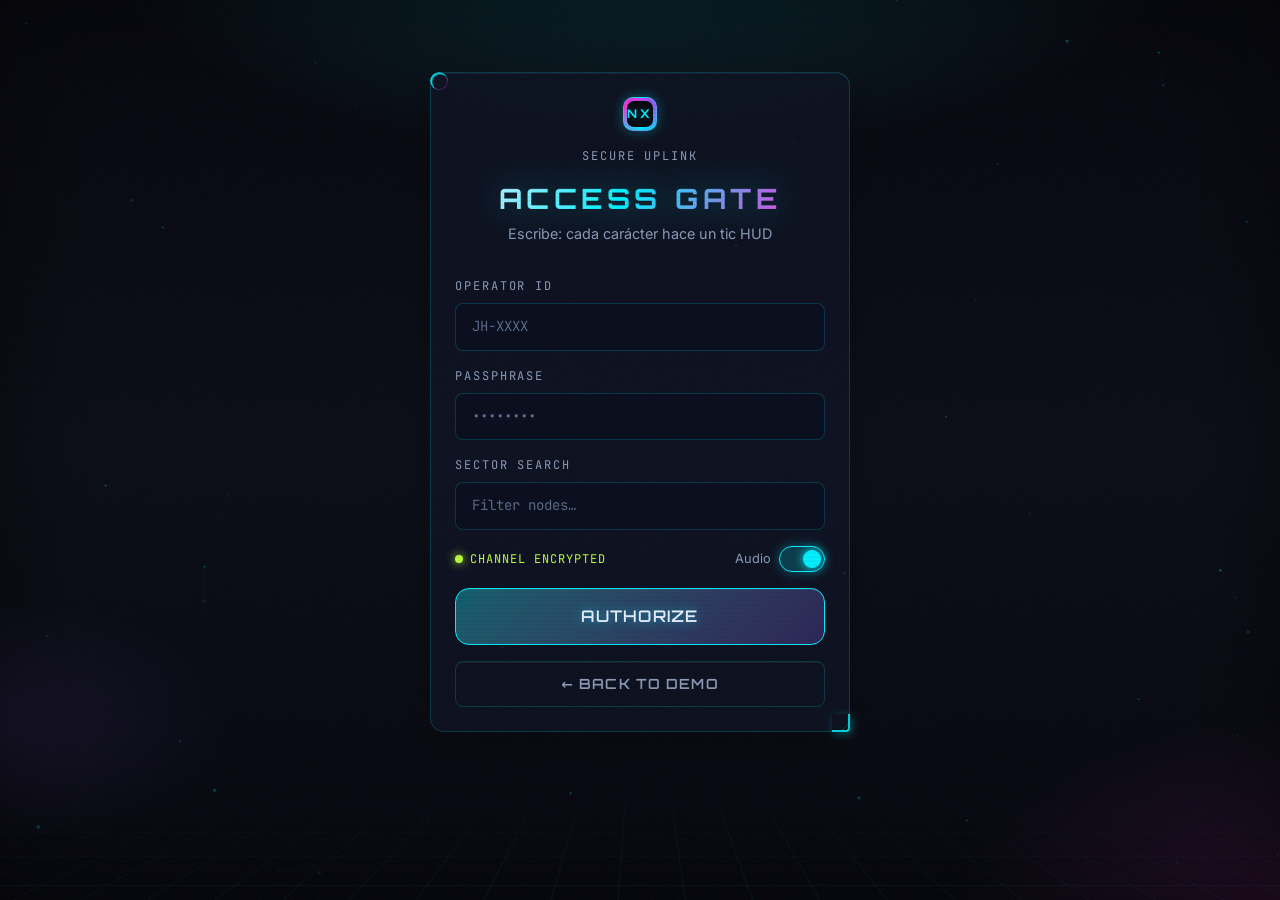
<file: demo/login.html>
<!DOCTYPE html>
<html lang="es" data-nx-auto data-nx-transition="portal">
<head>
  <meta charset="UTF-8" />
  <meta name="viewport" content="width=device-width, initial-scale=1.0" />
  <title>NEXUS — Access Gate</title>
  <link rel="stylesheet" href="../css/nexus.css" />
  <style>
    .nx-login-shell {
      min-height: calc(100dvh - 2rem);
      display: grid;
      place-items: center;
      padding: 2rem 1rem 6rem;
    }
    .nx-login-card {
      width: min(100%, 420px);
    }
  </style>
</head>
<body data-nx-fx="scanlines grid noise particles vignette" data-nx-audio="on">
  <div class="nx-app nx-view">
    <main class="nx-login-shell">
      <div class="nx-login-card nx-card nx-border-glow nx-frame nx-reveal">
        <div class="nx-text-center nx-mb-6">
          <div class="nx-brand" style="justify-content:center;margin-bottom:1rem">
            <span class="nx-brand-mark"><span>NX</span></span>
          </div>
          <p class="nx-label">Secure uplink</p>
          <h1 class="nx-h3 nx-display" style="margin:0">Access Gate</h1>
          <p class="nx-muted nx-mt-2" style="font-size:0.9rem">Escribe: cada carácter hace un tic HUD</p>
        </div>

        <form class="nx-stack" id="nx-login-form" autocomplete="on">
          <div class="nx-field">
            <label for="login-user">Operator ID</label>
            <input class="nx-input" id="login-user" name="username" type="text" placeholder="JH-XXXX" required />
          </div>
          <div class="nx-field">
            <label for="login-pass">Passphrase</label>
            <input class="nx-input" id="login-pass" name="password" type="password" placeholder="••••••••" required />
          </div>
          <div class="nx-field">
            <label for="login-search">Sector search</label>
            <input class="nx-input" id="login-search" type="search" placeholder="Filter nodes…" />
          </div>
          <div class="nx-row" style="justify-content:space-between">
            <span class="nx-live">Channel encrypted</span>
            <label class="nx-row nx-gap-2" style="font-size:0.8rem;color:var(--nx-text-muted)">
              Audio
              <span class="nx-switch"><input type="checkbox" data-nx-audio-toggle checked /><span></span></span>
            </label>
          </div>
          <button class="nx-btn nx-btn-primary nx-btn-block nx-btn-lg" type="submit">Authorize</button>
          <a class="nx-btn nx-btn-ghost nx-btn-block" href="index.html">← Back to demo</a>
        </form>
      </div>
    </main>
  </div>
  <script src="../js/nexus.js"></script>
  <script>
    document.getElementById("nx-login-form").addEventListener("submit", (e) => {
      e.preventDefault();
      NexusUI.playSound("confirm");
      NexusUI.toast("Access granted", "success");
      setTimeout(() => NexusUI.navigate("dashboard.html", "portal"), 500);
    });
  </script>
</body>
</html>
</file>
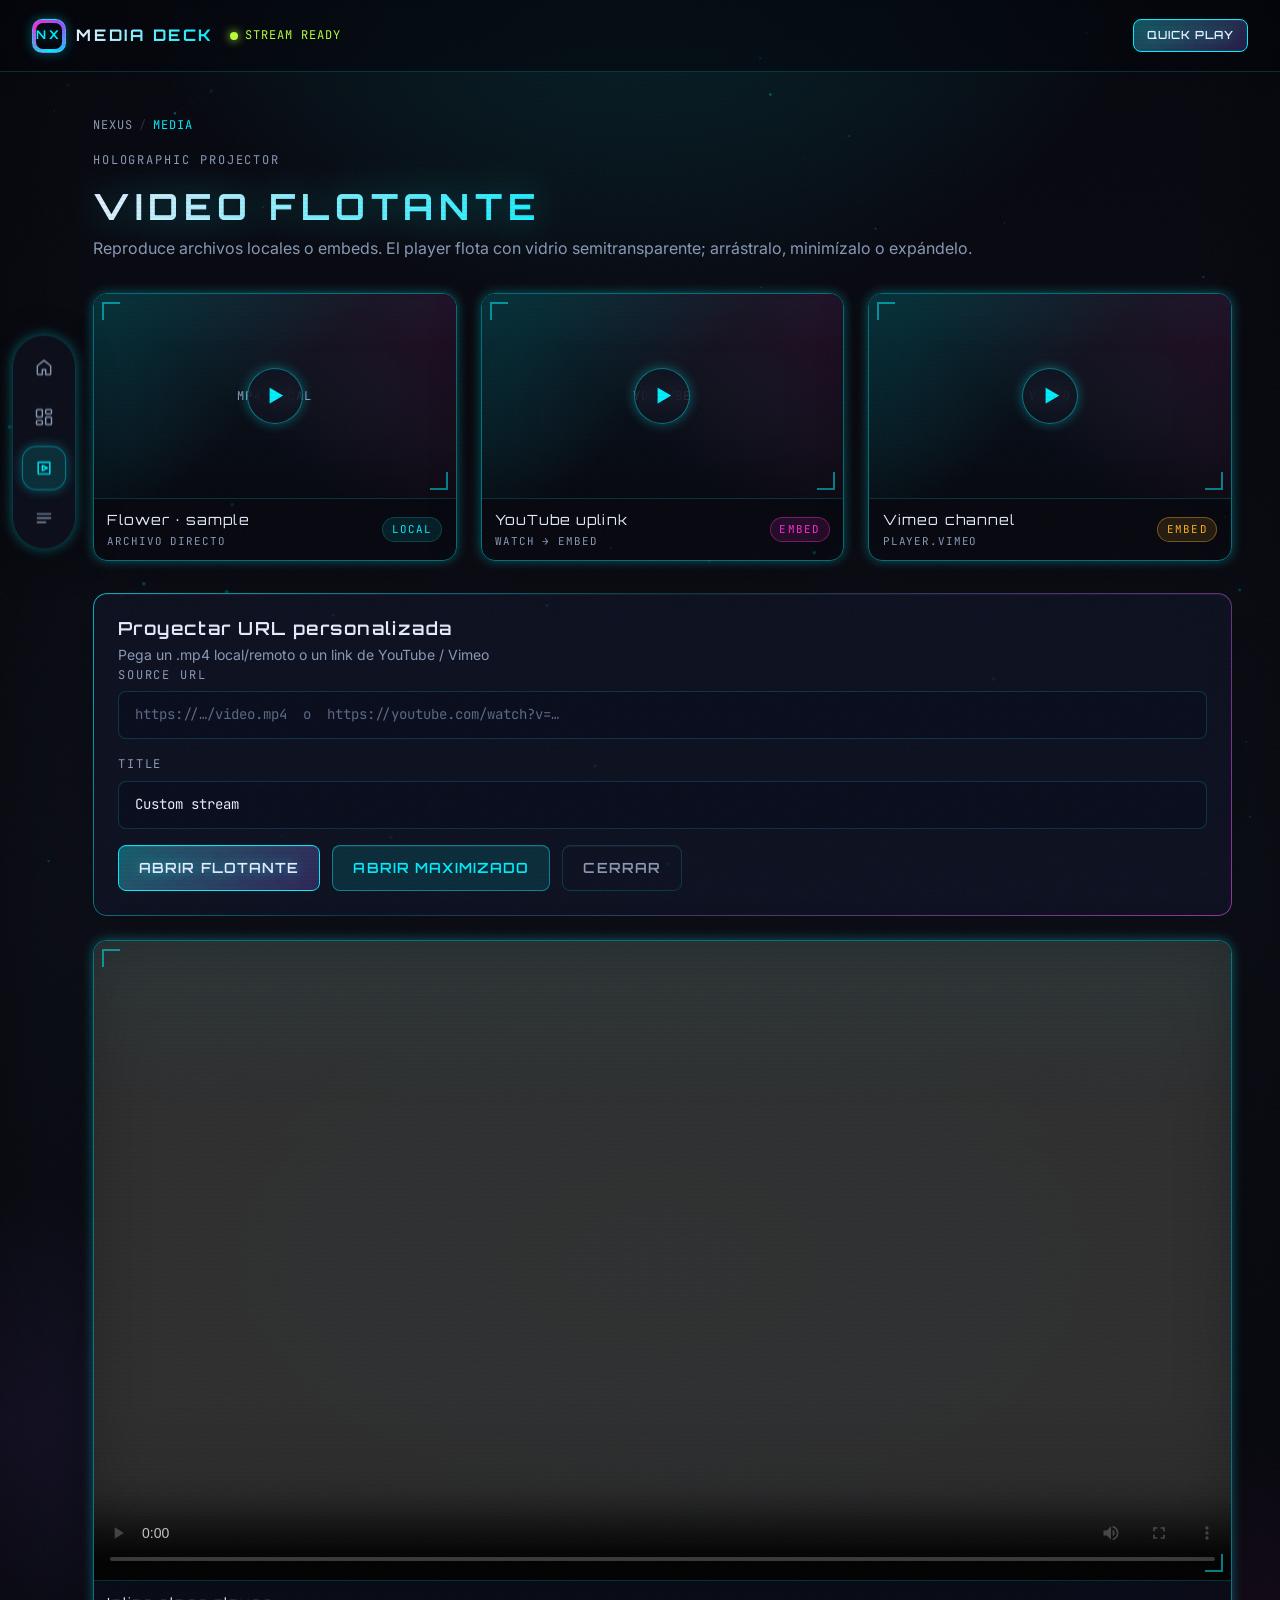
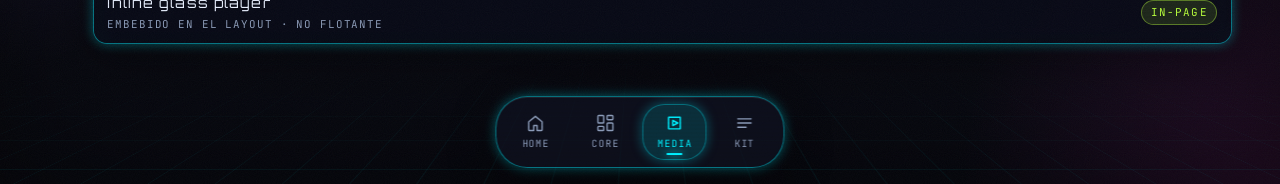
<file: demo/media.html>
<!DOCTYPE html>
<html lang="es" data-nx-auto>
<head>
  <meta charset="UTF-8" />
  <meta name="viewport" content="width=device-width, initial-scale=1.0" />
  <title>NEXUS — Media Deck</title>
  <link rel="stylesheet" href="../css/nexus.css" />
</head>
<body data-nx-fx="scanlines grid noise particles vignette" data-nx-audio="on">
  <div class="nx-app nx-view">
    <header class="nx-topbar">
      <a class="nx-brand" href="index.html">
        <span class="nx-brand-mark"><span>NX</span></span>
        <span class="nx-brand-text">Media Deck</span>
      </a>
      <span class="nx-live">Stream ready</span>
      <div class="nx-spacer"></div>
      <button
        class="nx-btn nx-btn-sm nx-btn-primary"
        type="button"
        data-nx-video
        data-nx-src="https://interactive-examples.mdn.mozilla.net/media/cc0-videos/flower.mp4"
        data-nx-title="Quick local"
      >
        Quick play
      </button>
    </header>

    <nav class="nx-side-nav" aria-label="Navegación lateral">
      <a href="index.html" data-tip="Inicio" class="nx-nav-link" aria-label="Inicio">
        <svg viewBox="0 0 24 24"><path d="M4 10.5 12 4l8 6.5V20a1 1 0 0 1-1 1h-5v-6H10v6H5a1 1 0 0 1-1-1v-9.5z"/></svg>
      </a>
      <a href="dashboard.html" data-tip="Dashboard" class="nx-nav-link" aria-label="Dashboard">
        <svg viewBox="0 0 24 24"><rect x="3" y="3" width="7" height="9" rx="1"/><rect x="14" y="3" width="7" height="5" rx="1"/><rect x="14" y="12" width="7" height="9" rx="1"/><rect x="3" y="16" width="7" height="5" rx="1"/></svg>
      </a>
      <a href="media.html" data-tip="Media" class="nx-nav-link" aria-label="Media">
        <svg viewBox="0 0 24 24"><path d="M5 5h14v14H5z"/><path d="m10 9 6 3-6 3V9z"/></svg>
      </a>
      <a href="components.html" data-tip="Componentes" class="nx-nav-link" aria-label="Componentes">
        <svg viewBox="0 0 24 24"><path d="M4 7h16M4 12h16M4 17h10"/></svg>
      </a>
    </nav>

    <main class="nx-main has-side-nav">
      <div class="nx-container">
        <nav class="nx-breadcrumb nx-reveal">
          <a href="index.html">Nexus</a>
          <span class="nx-sep">/</span>
          <span aria-current="page">Media</span>
        </nav>

        <div class="nx-reveal nx-mb-6">
          <p class="nx-label">Holographic projector</p>
          <h1 class="nx-h2 nx-display" style="margin:0">Video flotante</h1>
          <p class="nx-muted nx-mt-2">
            Reproduce archivos locales o embeds. El player flota con vidrio semitransparente;
            arrástralo, minimízalo o expándelo.
          </p>
        </div>

        <div class="nx-grid nx-grid-3 nx-mb-6">
          <button
            type="button"
            class="nx-video nx-video-glass nx-video-card nx-reveal"
            data-nx-video
            data-nx-src="https://interactive-examples.mdn.mozilla.net/media/cc0-videos/flower.mp4"
            data-nx-title="Local MP4"
            data-nx-type="local"
            style="text-align:left;padding:0;cursor:pointer;font:inherit;color:inherit;background:inherit"
          >
            <div class="nx-video-frame">
              <div class="nx-video-poster"><span class="nx-mono">MP4 local</span></div>
              <div class="nx-video-play"><span>▶</span></div>
              <div class="nx-video-hud"></div>
            </div>
            <div class="nx-video-meta">
              <div>
                <p class="nx-video-title">Flower · sample</p>
                <p class="nx-video-sub">Archivo directo</p>
              </div>
              <span class="nx-badge">Local</span>
            </div>
          </button>

          <button
            type="button"
            class="nx-video nx-video-glass nx-video-card nx-reveal nx-reveal-delay-1"
            data-nx-video
            data-nx-src="https://www.youtube.com/watch?v=M7lc1UVf-VE"
            data-nx-title="YouTube embed"
            data-nx-type="embed"
            style="text-align:left;padding:0;cursor:pointer;font:inherit;color:inherit;background:inherit"
          >
            <div class="nx-video-frame">
              <div class="nx-video-poster"><span class="nx-mono">YouTube</span></div>
              <div class="nx-video-play"><span>▶</span></div>
              <div class="nx-video-hud"></div>
            </div>
            <div class="nx-video-meta">
              <div>
                <p class="nx-video-title">YouTube uplink</p>
                <p class="nx-video-sub">watch → embed</p>
              </div>
              <span class="nx-badge nx-badge-magenta">Embed</span>
            </div>
          </button>

          <button
            type="button"
            class="nx-video nx-video-glass nx-video-card nx-reveal nx-reveal-delay-2"
            data-nx-video
            data-nx-src="https://vimeo.com/148751763"
            data-nx-title="Vimeo feed"
            data-nx-type="embed"
            style="text-align:left;padding:0;cursor:pointer;font:inherit;color:inherit;background:inherit"
          >
            <div class="nx-video-frame">
              <div class="nx-video-poster"><span class="nx-mono">Vimeo</span></div>
              <div class="nx-video-play"><span>▶</span></div>
              <div class="nx-video-hud"></div>
            </div>
            <div class="nx-video-meta">
              <div>
                <p class="nx-video-title">Vimeo channel</p>
                <p class="nx-video-sub">player.vimeo</p>
              </div>
              <span class="nx-badge nx-badge-warning">Embed</span>
            </div>
          </button>
        </div>

        <section class="nx-card nx-border-glow nx-reveal nx-reveal-delay-3">
          <h2 class="nx-card-title">Proyectar URL personalizada</h2>
          <p class="nx-card-subtitle nx-mb-4">Pega un .mp4 local/remoto o un link de YouTube / Vimeo</p>
          <div class="nx-stack">
            <div class="nx-field">
              <label for="media-url">Source URL</label>
              <input
                class="nx-input"
                id="media-url"
                type="url"
                placeholder="https://…/video.mp4  o  https://youtube.com/watch?v=…"
              />
            </div>
            <div class="nx-field">
              <label for="media-title">Title</label>
              <input class="nx-input" id="media-title" type="text" placeholder="Mission brief" value="Custom stream" />
            </div>
            <div class="nx-row">
              <button class="nx-btn nx-btn-primary" type="button" id="media-play">Abrir flotante</button>
              <button class="nx-btn" type="button" id="media-play-max">Abrir maximizado</button>
              <button class="nx-btn nx-btn-ghost" type="button" onclick="NexusUI.closeVideo()">Cerrar</button>
            </div>
          </div>
        </section>

        <section class="nx-section-sm nx-reveal">
          <div class="nx-video nx-video-glass">
            <div class="nx-video-frame">
              <video
                controls
                playsinline
                preload="metadata"
                src="https://interactive-examples.mdn.mozilla.net/media/cc0-videos/flower.webm"
              ></video>
              <div class="nx-video-hud"></div>
            </div>
            <div class="nx-video-meta">
              <div>
                <p class="nx-video-title">Inline glass player</p>
                <p class="nx-video-sub">Embebido en el layout · no flotante</p>
              </div>
              <span class="nx-badge nx-badge-success">In-page</span>
            </div>
          </div>
        </section>
      </div>
    </main>

    <nav class="nx-dock" aria-label="Dock principal">
      <a href="index.html" class="nx-dock-item nx-nav-link">
        <svg viewBox="0 0 24 24"><path d="M4 10.5 12 4l8 6.5V20a1 1 0 0 1-1 1h-5v-6H10v6H5a1 1 0 0 1-1-1v-9.5z"/></svg>
        Home
      </a>
      <a href="dashboard.html" class="nx-dock-item nx-nav-link">
        <svg viewBox="0 0 24 24"><rect x="3" y="3" width="7" height="9" rx="1"/><rect x="14" y="3" width="7" height="5" rx="1"/><rect x="14" y="12" width="7" height="9" rx="1"/><rect x="3" y="16" width="7" height="5" rx="1"/></svg>
        Core
      </a>
      <a href="media.html" class="nx-dock-item nx-nav-link">
        <svg viewBox="0 0 24 24"><path d="M5 5h14v14H5z"/><path d="m10 9 6 3-6 3V9z"/></svg>
        Media
      </a>
      <a href="components.html" class="nx-dock-item nx-nav-link">
        <svg viewBox="0 0 24 24"><path d="M4 7h16M4 12h16M4 17h10"/></svg>
        Kit
      </a>
    </nav>
  </div>

  <script src="../js/nexus.js"></script>
  <script>
    document.getElementById("media-play").addEventListener("click", () => {
      const src = document.getElementById("media-url").value.trim();
      const title = document.getElementById("media-title").value.trim() || "Custom stream";
      if (!src) {
        NexusUI.toast("Pega una URL primero", "warning");
        return;
      }
      NexusUI.openVideo({ src, title });
    });
    document.getElementById("media-play-max").addEventListener("click", () => {
      const src = document.getElementById("media-url").value.trim();
      const title = document.getElementById("media-title").value.trim() || "Custom stream";
      if (!src) {
        NexusUI.toast("Pega una URL primero", "warning");
        return;
      }
      NexusUI.openVideo({ src, title, maximized: true });
    });
  </script>
</body>
</html>
</file>
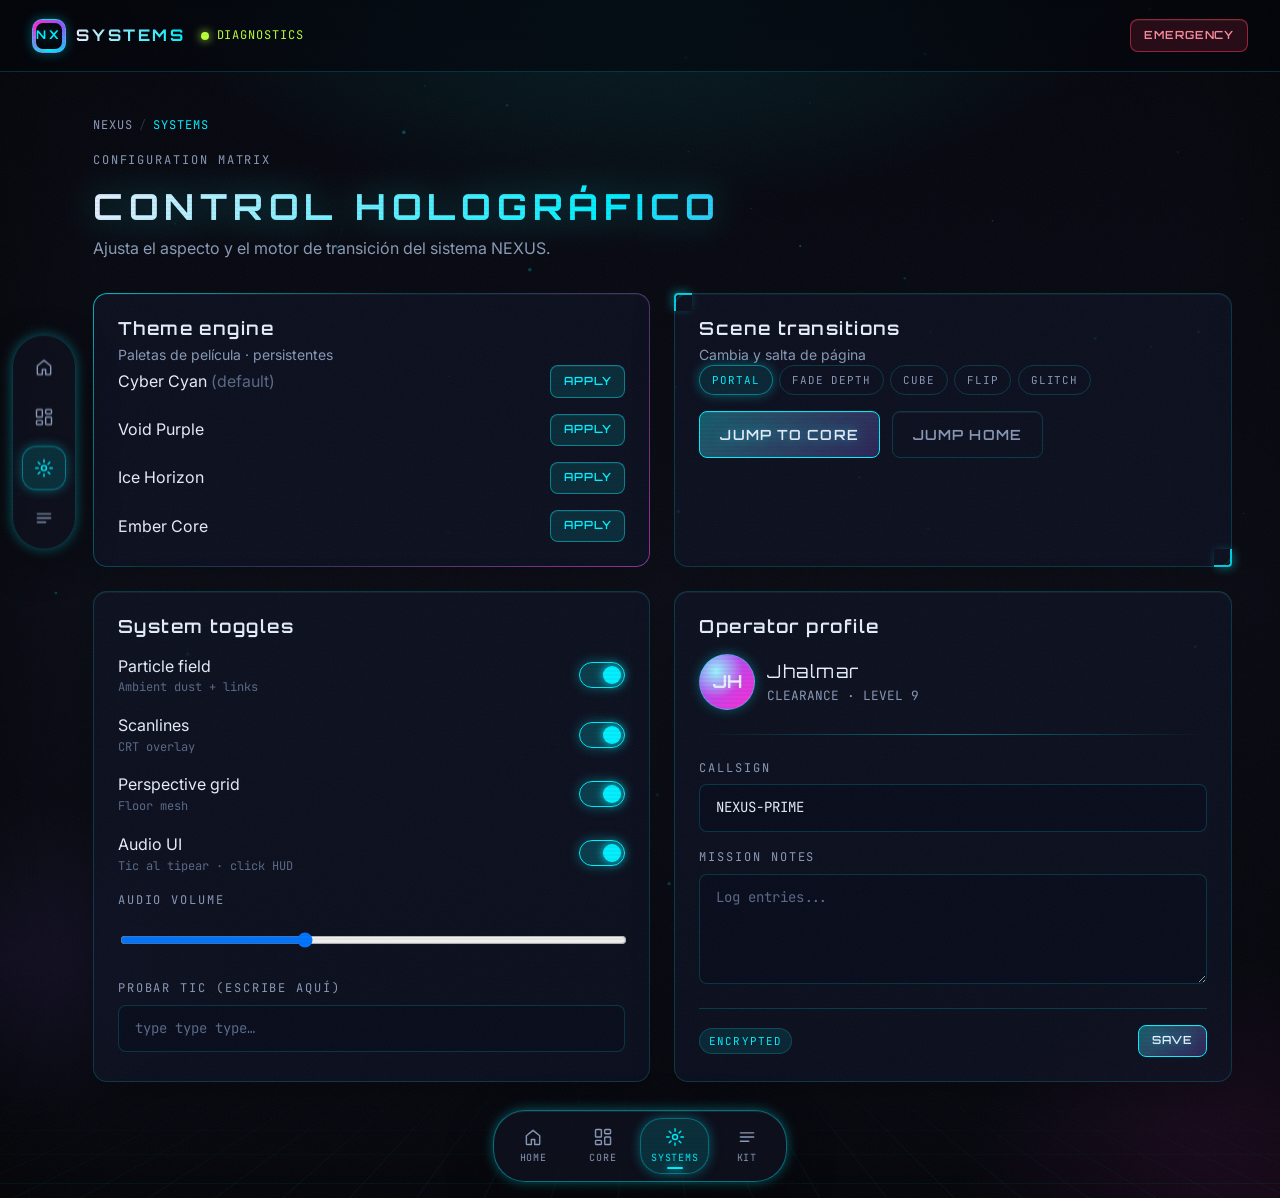
<file: demo/systems.html>
<!DOCTYPE html>
<html lang="es" data-nx-auto>
<head>
  <meta charset="UTF-8" />
  <meta name="viewport" content="width=device-width, initial-scale=1.0" />
  <title>NEXUS — Systems</title>
  <link rel="stylesheet" href="../css/nexus.css" />
</head>
<body data-nx-fx="scanlines grid noise particles vignette" data-nx-audio="on">
  <div class="nx-app nx-view">
    <header class="nx-topbar">
      <a class="nx-brand" href="index.html">
        <span class="nx-brand-mark"><span>NX</span></span>
        <span class="nx-brand-text">Systems</span>
      </a>
      <span class="nx-live">Diagnostics</span>
      <div class="nx-spacer"></div>
      <button class="nx-btn nx-btn-sm nx-btn-danger" type="button" onclick="NexusUI.toast('Emergency protocol armed','warning')">EMERGENCY</button>
    </header>

    <nav class="nx-side-nav" aria-label="Navegación lateral">
      <a href="index.html" data-tip="Inicio" class="nx-nav-link" aria-label="Inicio">
        <svg viewBox="0 0 24 24"><path d="M4 10.5 12 4l8 6.5V20a1 1 0 0 1-1 1h-5v-6H10v6H5a1 1 0 0 1-1-1v-9.5z"/></svg>
      </a>
      <a href="dashboard.html" data-tip="Dashboard" class="nx-nav-link" aria-label="Dashboard">
        <svg viewBox="0 0 24 24"><rect x="3" y="3" width="7" height="9" rx="1"/><rect x="14" y="3" width="7" height="5" rx="1"/><rect x="14" y="12" width="7" height="9" rx="1"/><rect x="3" y="16" width="7" height="5" rx="1"/></svg>
      </a>
      <a href="systems.html" data-tip="Sistemas" class="nx-nav-link" aria-label="Sistemas">
        <svg viewBox="0 0 24 24"><circle cx="12" cy="12" r="3"/><path d="M12 2v3M12 19v3M2 12h3M19 12h3M5 5l2.2 2.2M16.8 16.8 19 19M19 5l-2.2 2.2M5 19l2.2-2.2"/></svg>
      </a>
      <a href="components.html" data-tip="Componentes" class="nx-nav-link" aria-label="Componentes">
        <svg viewBox="0 0 24 24"><path d="M4 7h16M4 12h16M4 17h10"/></svg>
      </a>
    </nav>

    <main class="nx-main has-side-nav">
      <div class="nx-container">
        <nav class="nx-breadcrumb nx-reveal">
          <a href="index.html">Nexus</a>
          <span class="nx-sep">/</span>
          <span aria-current="page">Systems</span>
        </nav>

        <div class="nx-reveal nx-mb-6">
          <p class="nx-label">Configuration matrix</p>
          <h1 class="nx-h2 nx-display" style="margin:0">Control holográfico</h1>
          <p class="nx-muted nx-mt-2">Ajusta el aspecto y el motor de transición del sistema NEXUS.</p>
        </div>

        <div class="nx-grid nx-grid-2">
          <section class="nx-card nx-border-glow nx-reveal nx-reveal-delay-1">
            <h2 class="nx-card-title">Theme engine</h2>
            <p class="nx-card-subtitle nx-mb-4">Paletas de película · persistentes</p>
            <div class="nx-stack">
              <div class="nx-row" style="justify-content:space-between">
                <span>Cyber Cyan <span class="nx-dim">(default)</span></span>
                <button class="nx-btn nx-btn-sm" data-nx-set-theme="cyber" type="button">Apply</button>
              </div>
              <div class="nx-row" style="justify-content:space-between">
                <span>Void Purple</span>
                <button class="nx-btn nx-btn-sm" data-nx-set-theme="void" type="button">Apply</button>
              </div>
              <div class="nx-row" style="justify-content:space-between">
                <span>Ice Horizon</span>
                <button class="nx-btn nx-btn-sm" data-nx-set-theme="ice" type="button">Apply</button>
              </div>
              <div class="nx-row" style="justify-content:space-between">
                <span>Ember Core</span>
                <button class="nx-btn nx-btn-sm" data-nx-set-theme="ember" type="button">Apply</button>
              </div>
            </div>
          </section>

          <section class="nx-card nx-frame nx-reveal nx-reveal-delay-2">
            <h2 class="nx-card-title">Scene transitions</h2>
            <p class="nx-card-subtitle nx-mb-4">Cambia y salta de página</p>
            <div class="nx-transition-picker nx-mb-4">
              <button type="button" data-nx-set-transition="portal">Portal</button>
              <button type="button" data-nx-set-transition="fade-depth">Fade Depth</button>
              <button type="button" data-nx-set-transition="cube">Cube</button>
              <button type="button" data-nx-set-transition="flip">Flip</button>
              <button type="button" data-nx-set-transition="glitch">Glitch</button>
            </div>
            <div class="nx-row">
              <a class="nx-btn nx-btn-primary" href="dashboard.html">Jump to Core</a>
              <a class="nx-btn nx-btn-ghost" href="index.html">Jump Home</a>
            </div>
          </section>

          <section class="nx-card nx-reveal nx-reveal-delay-3">
            <h2 class="nx-card-title">System toggles</h2>
            <div class="nx-stack nx-mt-4">
              <div class="nx-row" style="justify-content:space-between">
                <div>
                  <div>Particle field</div>
                  <div class="nx-dim nx-mono" style="font-size:0.75rem">Ambient dust + links</div>
                </div>
                <label class="nx-switch"><input type="checkbox" checked disabled /><span></span></label>
              </div>
              <div class="nx-row" style="justify-content:space-between">
                <div>
                  <div>Scanlines</div>
                  <div class="nx-dim nx-mono" style="font-size:0.75rem">CRT overlay</div>
                </div>
                <label class="nx-switch"><input type="checkbox" checked disabled /><span></span></label>
              </div>
              <div class="nx-row" style="justify-content:space-between">
                <div>
                  <div>Perspective grid</div>
                  <div class="nx-dim nx-mono" style="font-size:0.75rem">Floor mesh</div>
                </div>
                <label class="nx-switch"><input type="checkbox" checked disabled /><span></span></label>
              </div>
              <div class="nx-row" style="justify-content:space-between">
                <div>
                  <div>Audio UI</div>
                  <div class="nx-dim nx-mono" style="font-size:0.75rem">Tic al tipear · click HUD</div>
                </div>
                <label class="nx-switch"><input type="checkbox" data-nx-audio-toggle /><span></span></label>
              </div>
              <div class="nx-field">
                <label for="nx-vol">Audio volume</label>
                <input id="nx-vol" class="nx-input" type="range" min="0" max="100" value="35" data-nx-audio-volume />
              </div>
              <div class="nx-field">
                <label for="nx-audio-test">Probar tic (escribe aquí)</label>
                <input id="nx-audio-test" class="nx-input" type="text" placeholder="type type type…" autocomplete="off" />
              </div>
            </div>
          </section>

          <section class="nx-card nx-reveal nx-reveal-delay-4">
            <h2 class="nx-card-title">Operator profile</h2>
            <div class="nx-row nx-mt-4" style="align-items:center">
              <div class="nx-avatar nx-avatar-lg">JH</div>
              <div>
                <div class="nx-card-title" style="margin:0">Jhalmar</div>
                <div class="nx-mono nx-muted" style="font-size:0.8rem">CLEARANCE · LEVEL 9</div>
              </div>
            </div>
            <hr class="nx-divider" />
            <div class="nx-field nx-mb-4">
              <label for="callsign">Callsign</label>
              <input class="nx-input" id="callsign" value="NEXUS-PRIME" />
            </div>
            <div class="nx-field">
              <label for="notes">Mission notes</label>
              <textarea class="nx-textarea" id="notes" placeholder="Log entries..."></textarea>
            </div>
            <div class="nx-card-footer">
              <span class="nx-badge">Encrypted</span>
              <button class="nx-btn nx-btn-sm nx-btn-primary" type="button" onclick="NexusUI.toast('Profile saved','success')">Save</button>
            </div>
          </section>
        </div>
      </div>
    </main>

    <nav class="nx-dock" aria-label="Dock principal">
      <a href="index.html" class="nx-dock-item nx-nav-link">
        <svg viewBox="0 0 24 24"><path d="M4 10.5 12 4l8 6.5V20a1 1 0 0 1-1 1h-5v-6H10v6H5a1 1 0 0 1-1-1v-9.5z"/></svg>
        Home
      </a>
      <a href="dashboard.html" class="nx-dock-item nx-nav-link">
        <svg viewBox="0 0 24 24"><rect x="3" y="3" width="7" height="9" rx="1"/><rect x="14" y="3" width="7" height="5" rx="1"/><rect x="14" y="12" width="7" height="9" rx="1"/><rect x="3" y="16" width="7" height="5" rx="1"/></svg>
        Core
      </a>
      <a href="systems.html" class="nx-dock-item nx-nav-link">
        <svg viewBox="0 0 24 24"><circle cx="12" cy="12" r="3"/><path d="M12 2v3M12 19v3M2 12h3M19 12h3M5 5l2.2 2.2M16.8 16.8 19 19M19 5l-2.2 2.2M5 19l2.2-2.2"/></svg>
        Systems
      </a>
      <a href="components.html" class="nx-dock-item nx-nav-link">
        <svg viewBox="0 0 24 24"><path d="M4 7h16M4 12h16M4 17h10"/></svg>
        Kit
      </a>
    </nav>
  </div>
  <script src="../js/nexus.js"></script>
</body>
</html>
</file>
<file: css/nexus.css>
/* ==========================================================================
   NEXUS UI — Main entry (import this one file)
   Drop-in futuristic UI system · style 2060
   ========================================================================== */

@import "./tokens.css";
@import "./base.css";
@import "./effects.css";
@import "./components.css";
@import "./nav.css";
@import "./motion.css";
@import "./video.css";
</file>
